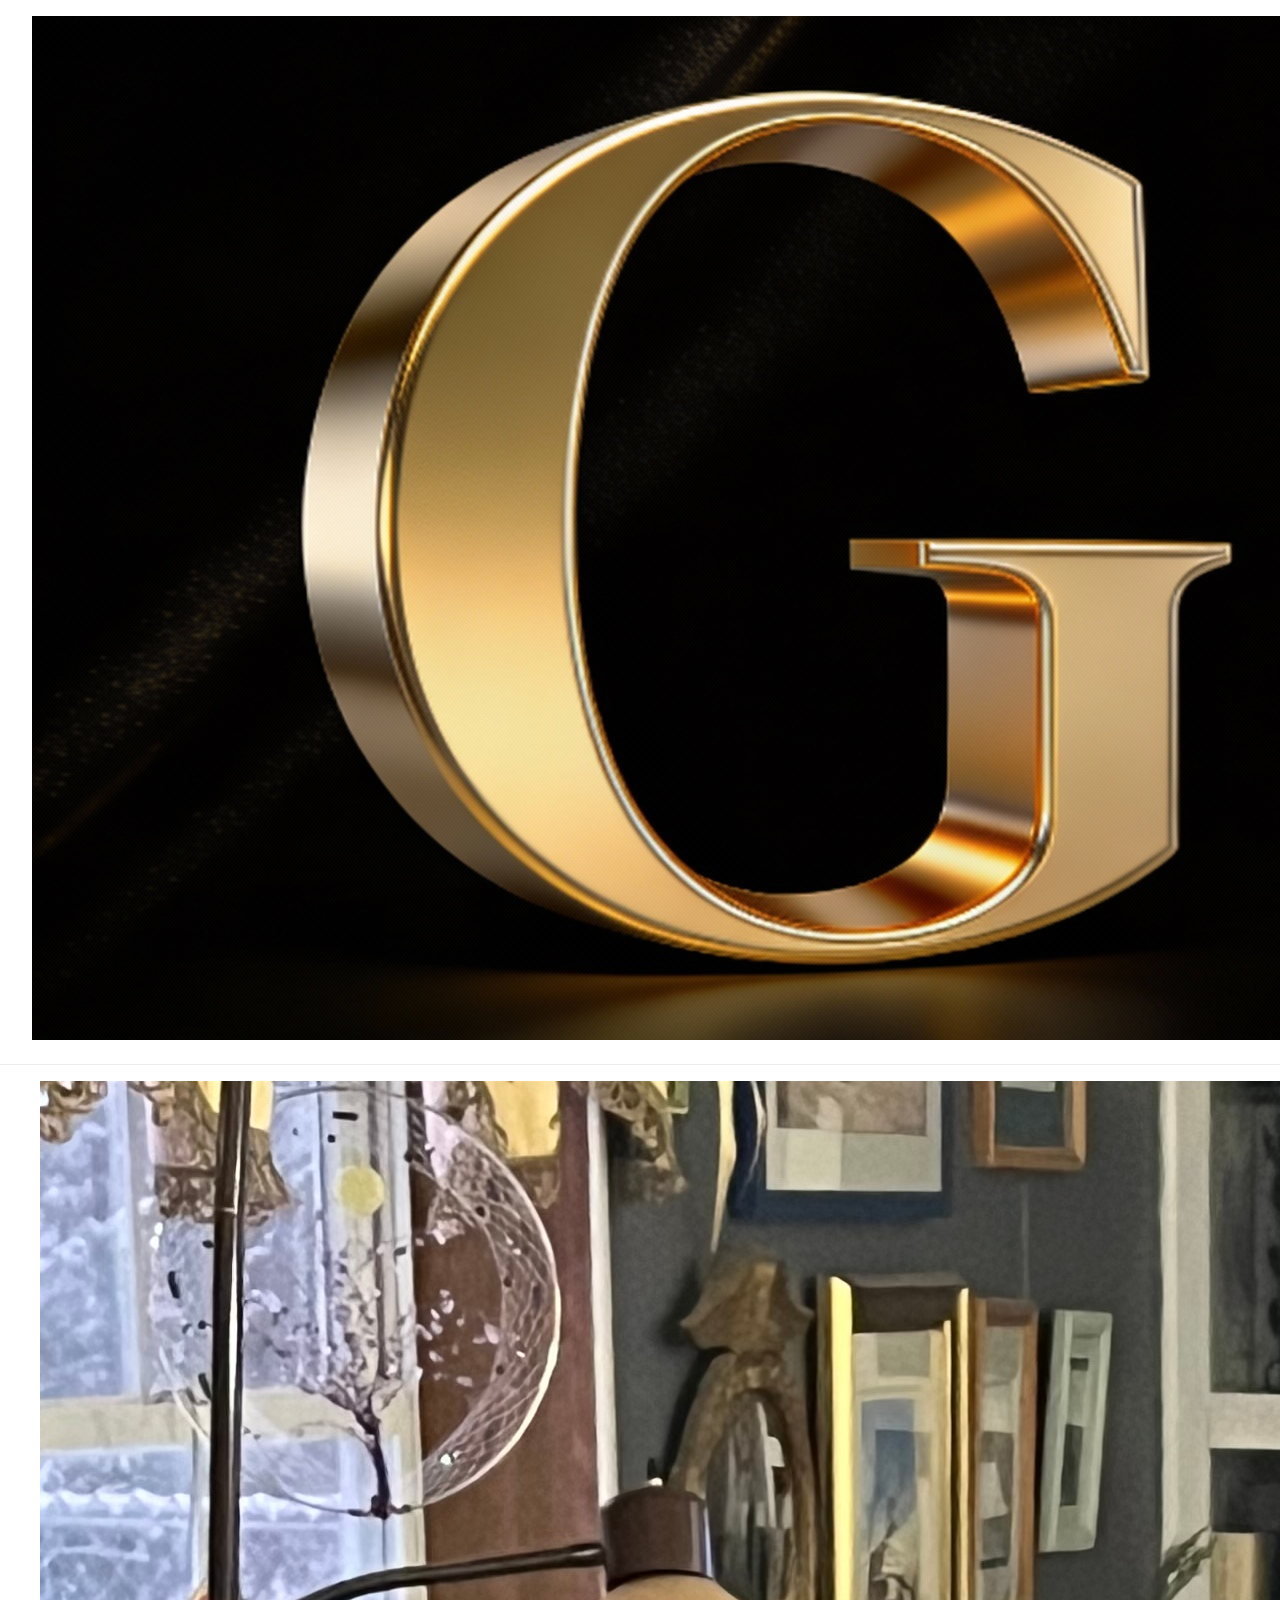
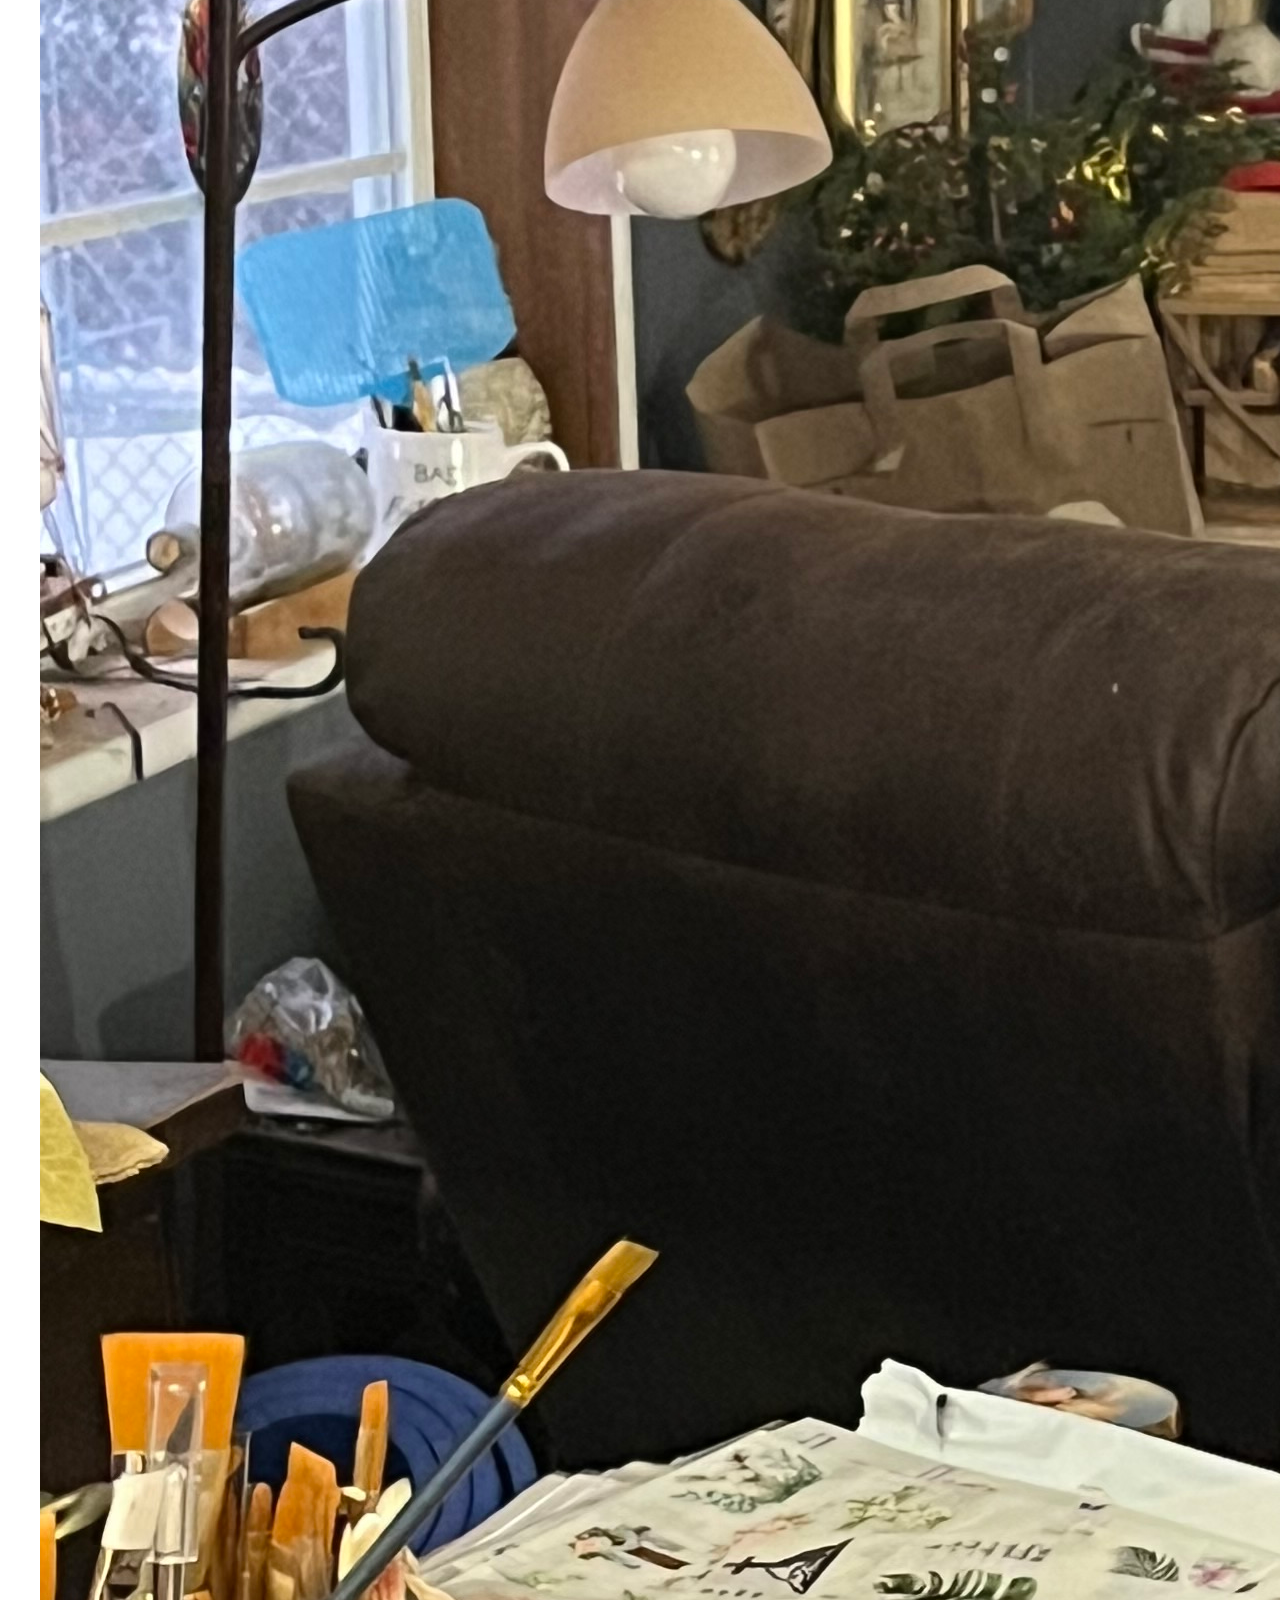
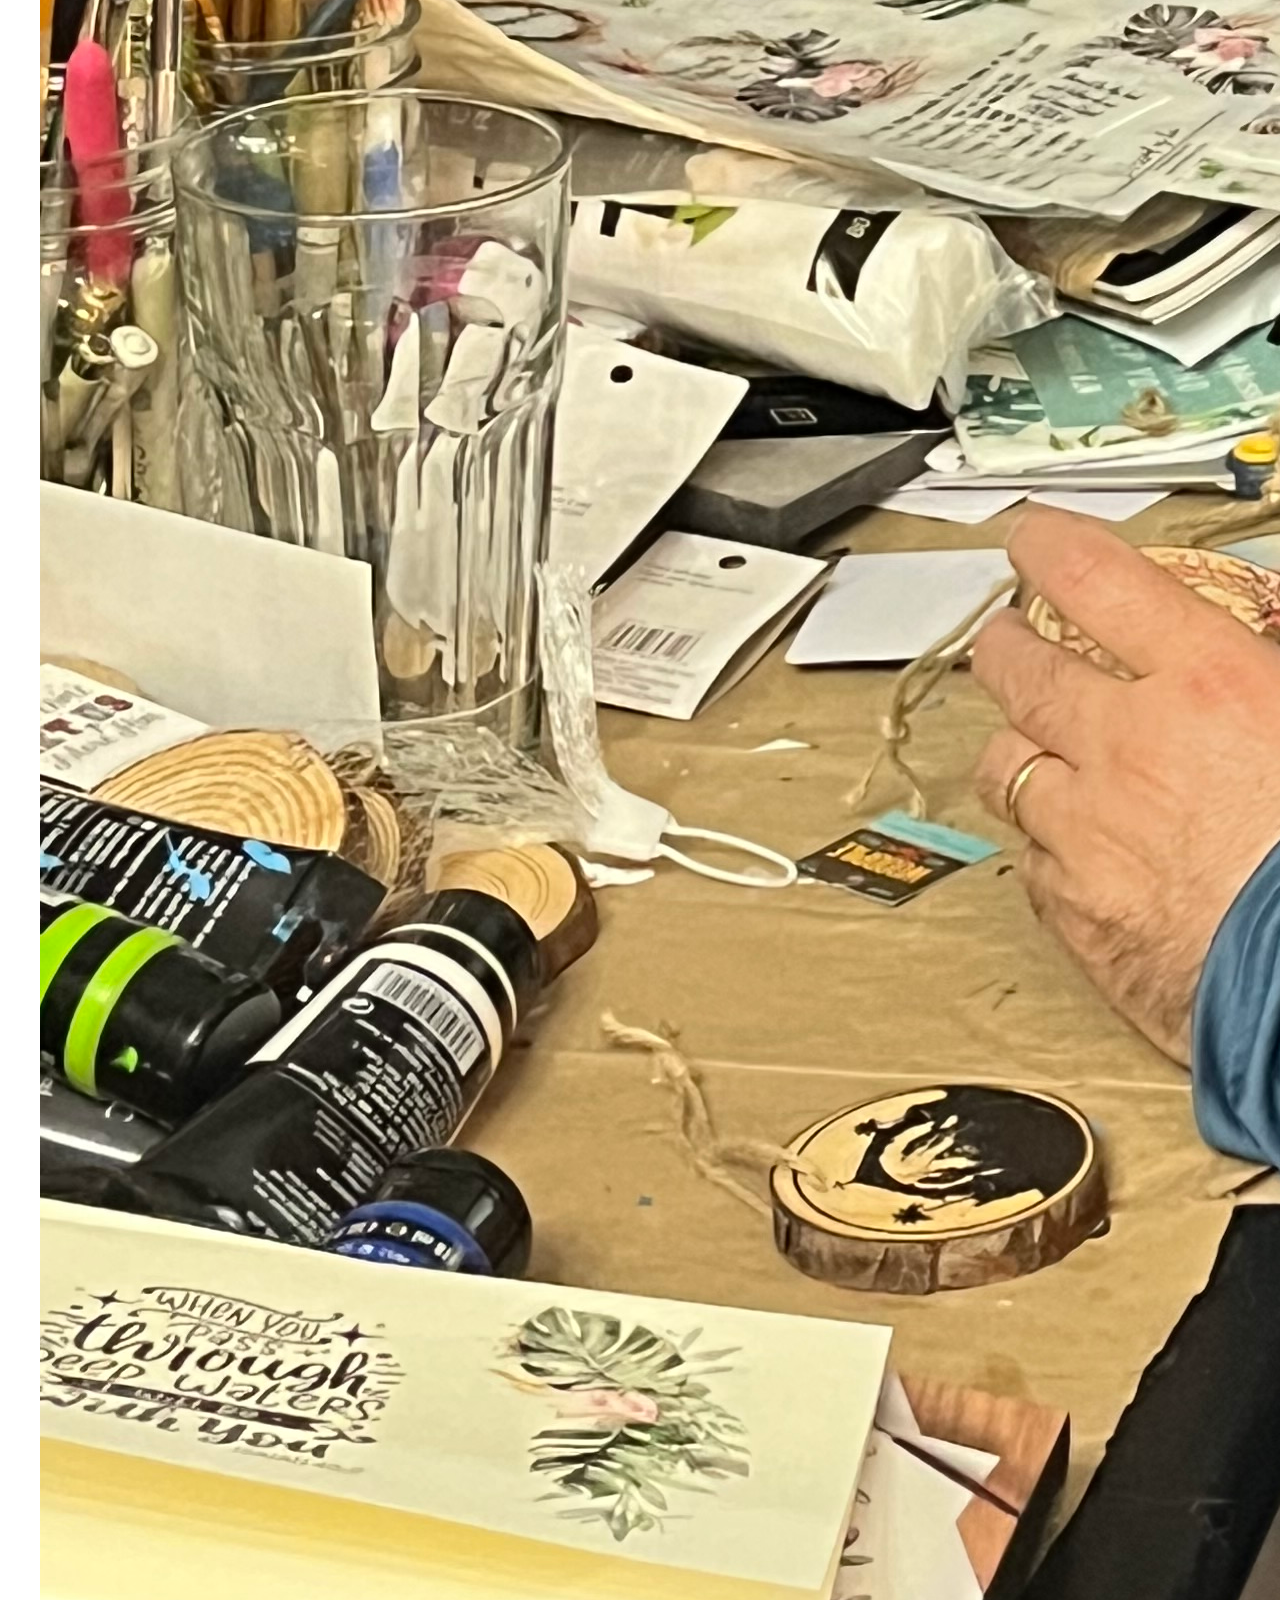
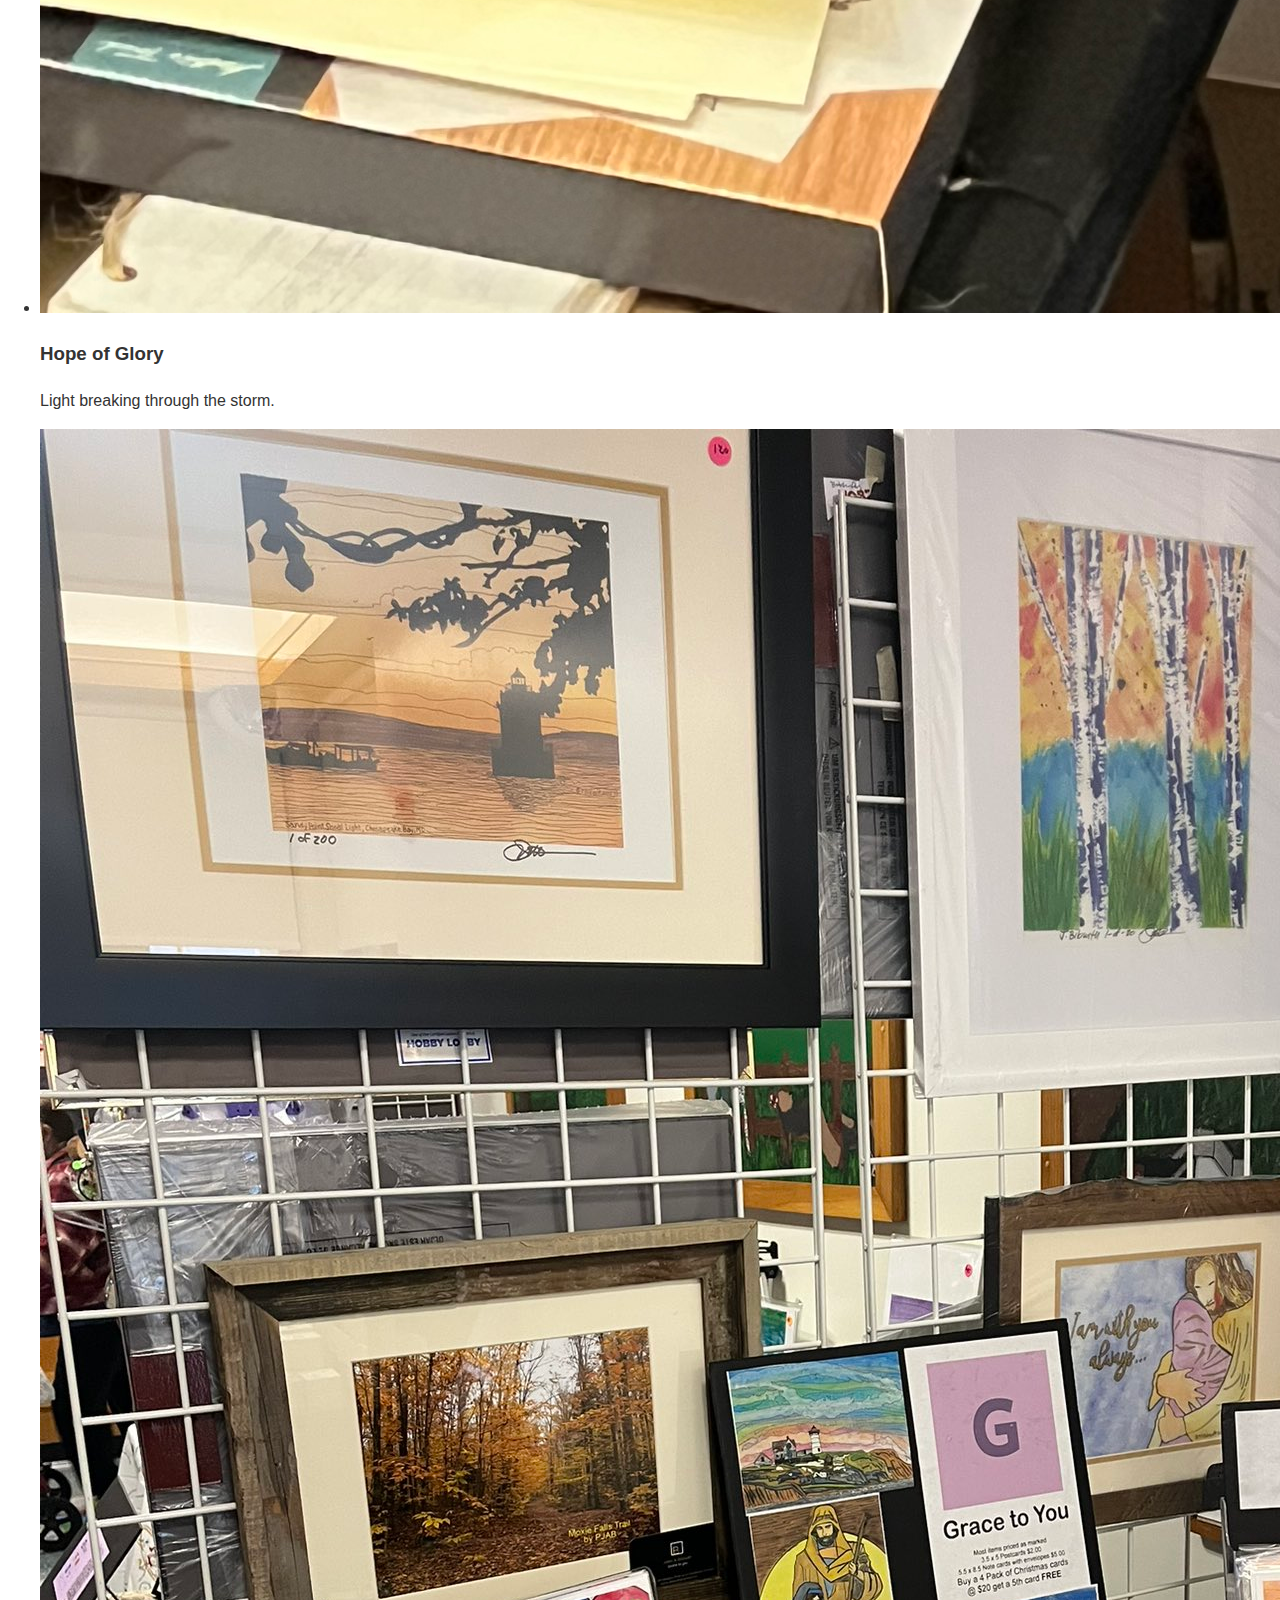
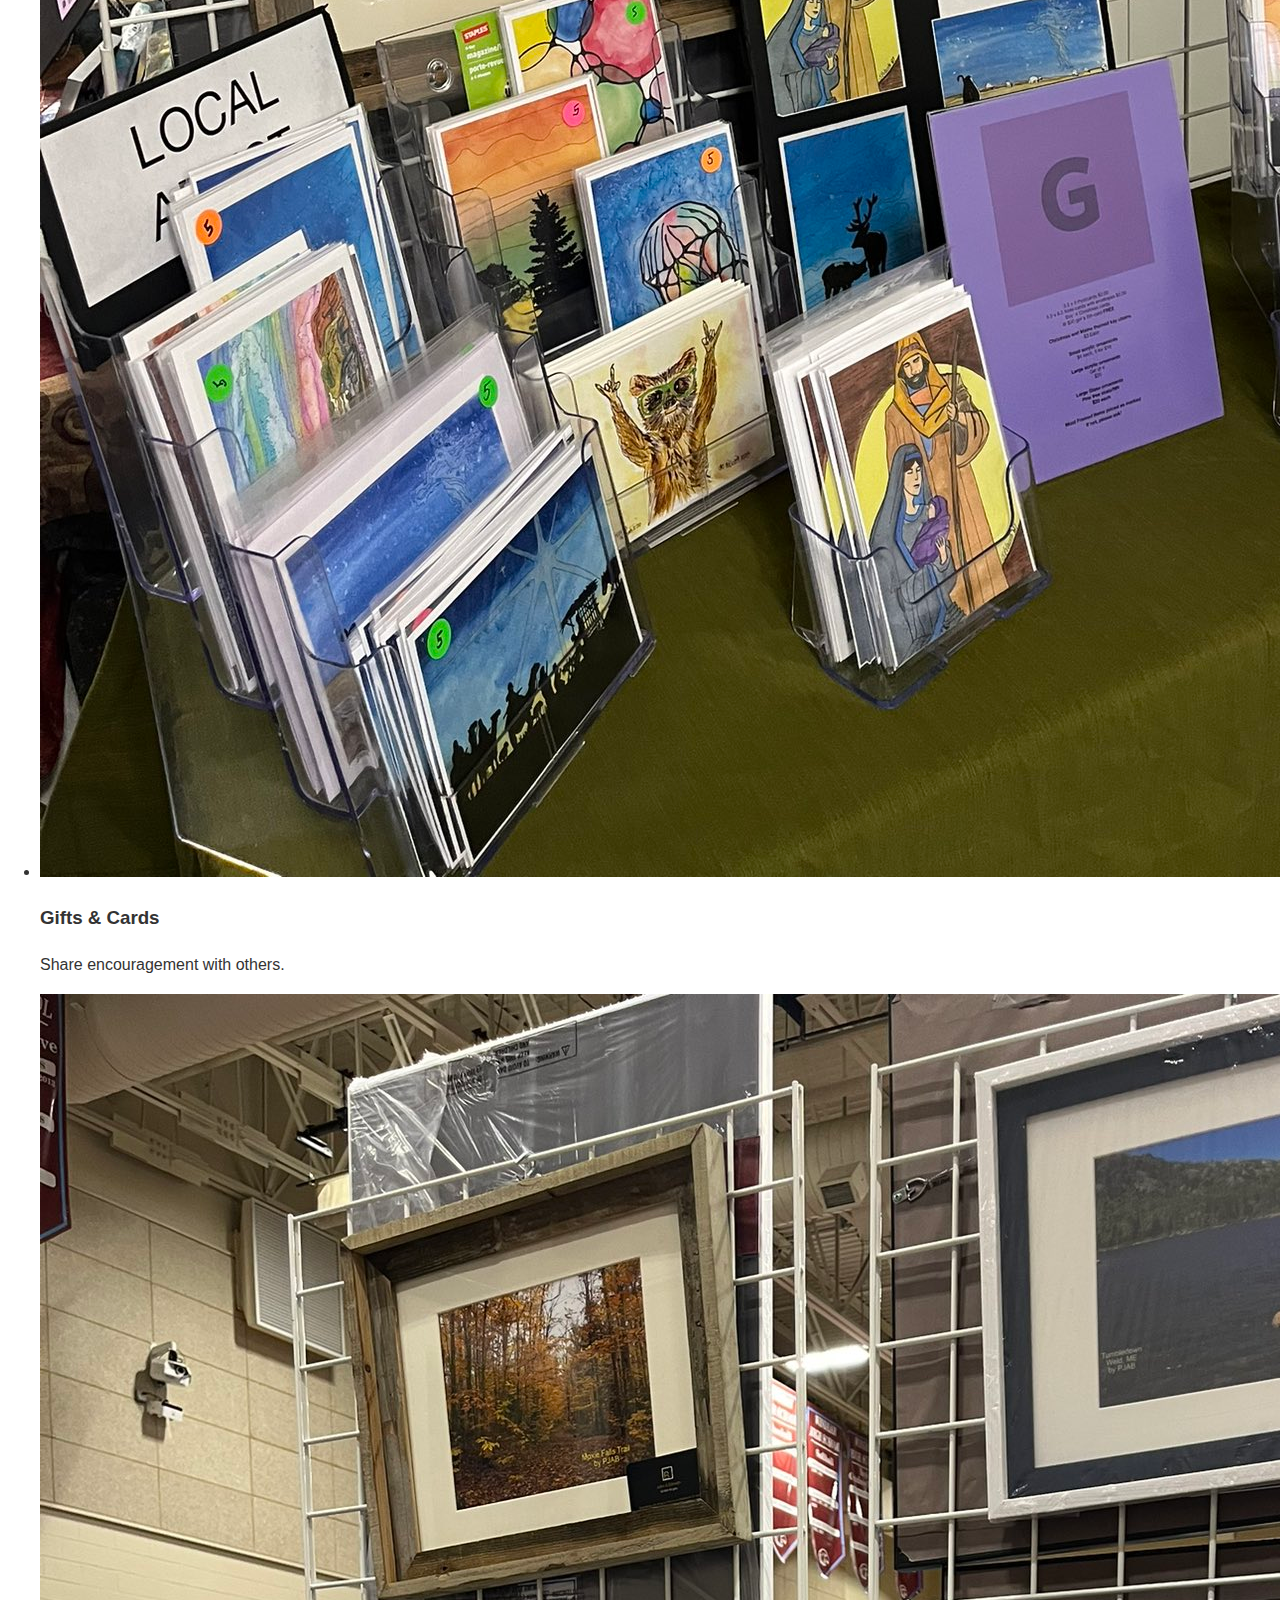
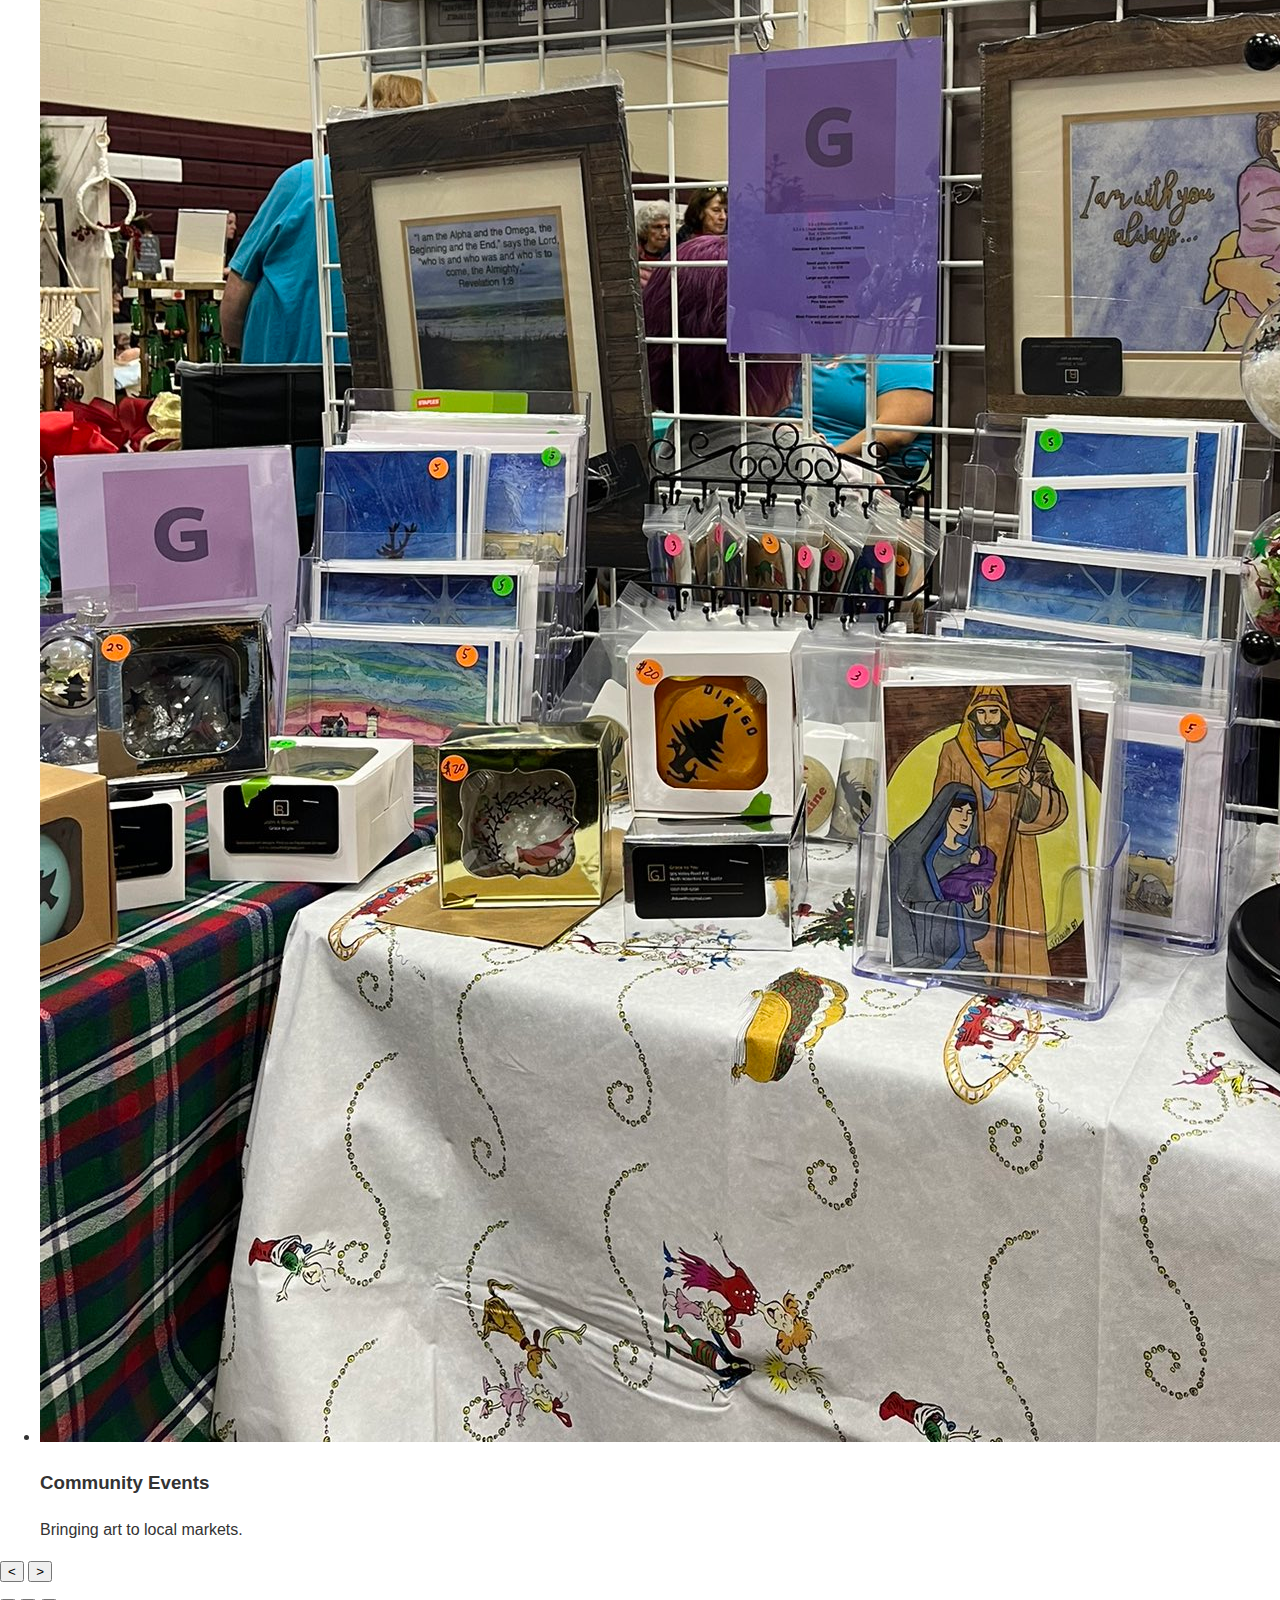
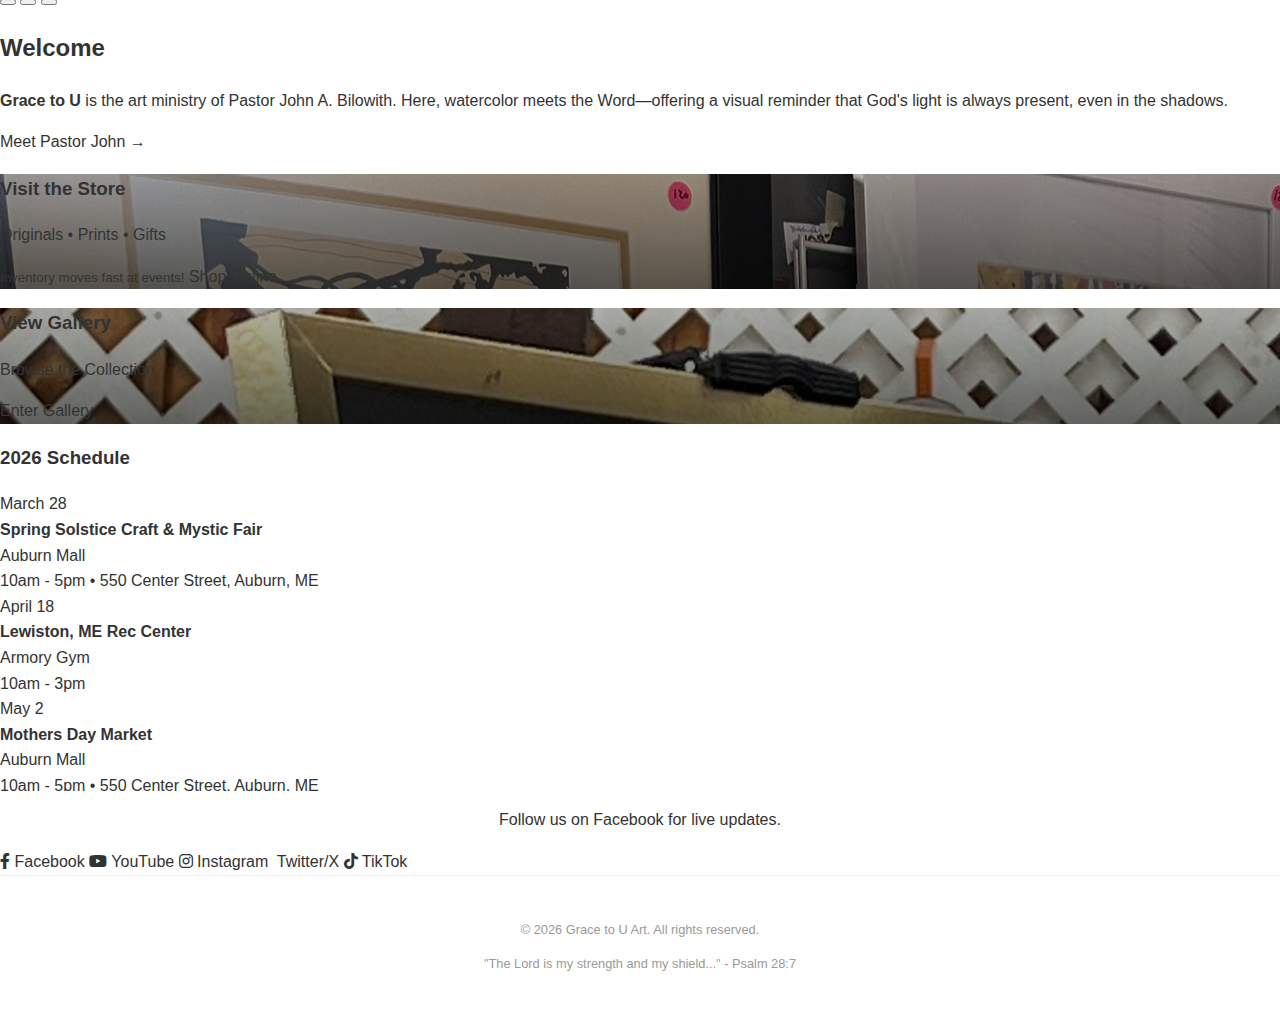
<file: index.html>
<!DOCTYPE html>
<html lang="en">
<head>
    <meta charset="UTF-8">
    <meta name="viewport" content="width=device-width, initial-scale=1.0">
    <title>Grace to U Art | Pastor John Bilowith</title>
    <link rel="stylesheet" href="styles.css">
    <link href="https://fonts.googleapis.com/css2?family=Lato:wght@300;400;700&family=Playfair+Display:wght@400;700&display=swap" rel="stylesheet">
    <link rel="stylesheet" href="https://cdnjs.cloudflare.com/ajax/libs/font-awesome/6.0.0/css/all.min.css" integrity="sha512-9usAa10IRO0HhonpyAIVpjrylPvoDwiPUiKdWk5t3PyolY1cOd4DSE0Ga+ri4AuTroPR5aQvXU9xC6qOPnzFeg==" crossorigin="anonymous" referrerpolicy="no-referrer" />
    <script src="script.js" defer></script>
</head>
<body>

    <div class="app-shell">
        
        <!-- Header / Logo Area -->
        <header class="main-header">
            <div class="logo-container">
                <img src="assets/images/logo5.jpg" alt="Grace to U Logo" class="site-logo">
            </div>
            <p class="tagline">"The light shines in the darkness, and the darkness has not overcome it." <span class="verse-ref">- John 1:5</span></p>
        </header>

        <!-- Main Content Grid (Bento Style) -->
        <main class="bento-grid">

            <!-- Hero Carousel Block -->
            <section class="card hero-card">
                <div class="carousel">
                    <div class="carousel-track-container">
                        <ul class="carousel-track">
                            <li class="carousel-slide current-slide">
                                <img src="assets/images/work1.jpg" alt="Dramatic Sky Painting" class="carousel-image">
                                <div class="carousel-caption">
                                    <h3>Hope of Glory</h3>
                                    <p>Light breaking through the storm.</p>
                                </div>
                            </li>
                            <li class="carousel-slide">
                                <img src="assets/images/exhibit3.jpeg" alt="Art Prints and Cards" class="carousel-image">
                                <div class="carousel-caption">
                                    <h3>Gifts & Cards</h3>
                                    <p>Share encouragement with others.</p>
                                </div>
                            </li>
                            <li class="carousel-slide">
                                <img src="assets/images/exhibit1.jpeg" alt="Grace to U Exhibit" class="carousel-image">
                                <div class="carousel-caption">
                                    <h3>Community Events</h3>
                                    <p>Bringing art to local markets.</p>
                                </div>
                            </li>
                        </ul>
                    </div>
                    <button class="carousel-button carousel-button--left is-hidden"><</button>
                    <button class="carousel-button carousel-button--right">></button>
                    
                    <div class="carousel-nav">
                        <button class="carousel-indicator current-slide"></button>
                        <button class="carousel-indicator"></button>
                        <button class="carousel-indicator"></button>
                    </div>
                </div>
            </section>

            <!-- Intro / Welcome Block -->
            <section class="card welcome-card">
                <h2>Welcome</h2>
                <p><strong>Grace to U</strong> is the art ministry of Pastor John A. Bilowith. Here, watercolor meets the Word—offering a visual reminder that God's light is always present, even in the shadows.</p>
                <a href="about.html" class="text-link">Meet Pastor John &rarr;</a>
            </section>

            <!-- Shop Action Block -->
            <section class="card shop-card" style="background-image: linear-gradient(rgba(0,0,0,0.3), rgba(0,0,0,0.6)), url('assets/images/exhibit3.jpeg');">
                <div class="shop-content">
                    <h3>Visit the Store</h3>
                    <p>Originals • Prints • Gifts</p>
                    <small>Inventory moves fast at events!</small>
                    <a href="https://grace-to-you.square.site" target="_blank" class="btn btn-gold">Shop Online</a>
                </div>
            </section>

            <!-- Gallery Action Block -->
            <section class="card shop-card" style="background-image: linear-gradient(rgba(0,0,0,0.3), rgba(0,0,0,0.6)), url('assets/images/gallery2.jpg');">
                <div class="shop-content">
                    <h3>View Gallery</h3>
                    <p>Browse the Collection</p>
                    <a href="gallery.html" class="btn btn-gold">Enter Gallery</a>
                </div>
            </section>

            <!-- Events Block -->
            <section class="card events-card">
                <h3>2026 Schedule</h3>
                <div style="max-height: 300px; overflow-y: auto;">
                    <div class="event-item">
                        <span class="event-date">March 28</span>
                        <div class="event-details">
                            <strong>Spring Solstice Craft & Mystic Fair</strong><br>
                            Auburn Mall<br>
                            <span class="small-text">10am - 5pm • 550 Center Street, Auburn, ME</span>
                        </div>
                    </div>
                    <div class="event-item">
                        <span class="event-date">April 18</span>
                        <div class="event-details">
                            <strong>Lewiston, ME Rec Center</strong><br>
                            Armory Gym<br>
                            <span class="small-text">10am - 3pm</span>
                        </div>
                    </div>
                    <div class="event-item">
                        <span class="event-date">May 2</span>
                        <div class="event-details">
                            <strong>Mothers Day Market</strong><br>
                            Auburn Mall<br>
                            <span class="small-text">10am - 5pm • 550 Center Street, Auburn, ME</span>
                        </div>
                    </div>
                    <div class="event-item">
                        <span class="event-date">June 6</span>
                        <div class="event-details">
                            <strong>Bradley Park</strong><br>
                            Fryeburg, ME
                        </div>
                    </div>
                    <div class="event-item">
                        <span class="event-date">June 20</span>
                        <div class="event-details">
                            <strong>Sweet Meadow Artisan Fair</strong><br>
                            Durham, ME<br>
                            <span class="small-text">10am - 3pm (Rain Date: June 21)</span>
                        </div>
                    </div>
                    <div class="event-item">
                        <span class="event-date">June 27-28</span>
                        <div class="event-details">
                            <strong>Wells Jr. High School</strong><br>
                            Wells, ME
                        </div>
                    </div>
                    <div class="event-item">
                        <span class="event-date">July 18</span>
                        <div class="event-details">
                            <strong>Fireman Craft Fair</strong><br>
                            Bradley Park, Fryeburg
                        </div>
                    </div>
                    <div class="event-item">
                        <span class="event-date">Aug 8-9</span>
                        <div class="event-details">
                            <strong>Wells Jr. High School</strong><br>
                            Wells, ME
                        </div>
                    </div>
                    <div class="event-item">
                        <span class="event-date">Aug 14-15</span>
                        <div class="event-details">
                            <strong>New Suncook School</strong><br>
                            Lovell, ME<br>
                            <span class="small-text">Supporting Lovell Library</span>
                        </div>
                    </div>
                    <div class="event-item">
                        <span class="event-date">Sept 12</span>
                        <div class="event-details">
                            <strong>Sweet Meadow Artisan Fair</strong><br>
                            Durham, ME
                        </div>
                    </div>
                </div>
                <p class="small-text" style="text-align:center; margin-top:1rem;">Follow us on Facebook for live updates.</p>
            </section>

            <!-- Social Media Bento Blocks -->
            <a href="https://www.facebook.com/john.a.bilowith" target="_blank" class="card social-card facebook">
                <i class="fab fa-facebook-f icon"></i>
                <span>Facebook</span>
            </a>
            <a href="https://www.youtube.com/@johnbilowith" target="_blank" class="card social-card youtube">
                <i class="fab fa-youtube icon"></i>
                <span>YouTube</span>
            </a>
            <a href="https://www.instagram.com/johna.bilowith/" target="_blank" class="card social-card instagram">
                <i class="fab fa-instagram icon"></i>
                <span>Instagram</span>
            </a>
             <a href="https://x.com/jbilowith?s=11" target="_blank" class="card social-card x-social">
                <i class="fab fa-x-twitter icon"></i>
                <span>Twitter/X</span>
            </a>
             <a href="https://www.tiktok.com/@johnabilowith" target="_blank" class="card social-card tiktok">
                <i class="fab fa-tiktok icon"></i>
                <span>TikTok</span>
            </a>

        </main>

        <footer>
            <p>&copy; 2026 Grace to U Art. All rights reserved.</p>
            <p class="footer-verse">"The Lord is my strength and my shield..." - Psalm 28:7</p>
        </footer>

    </div>

</body>
</html>
</file>
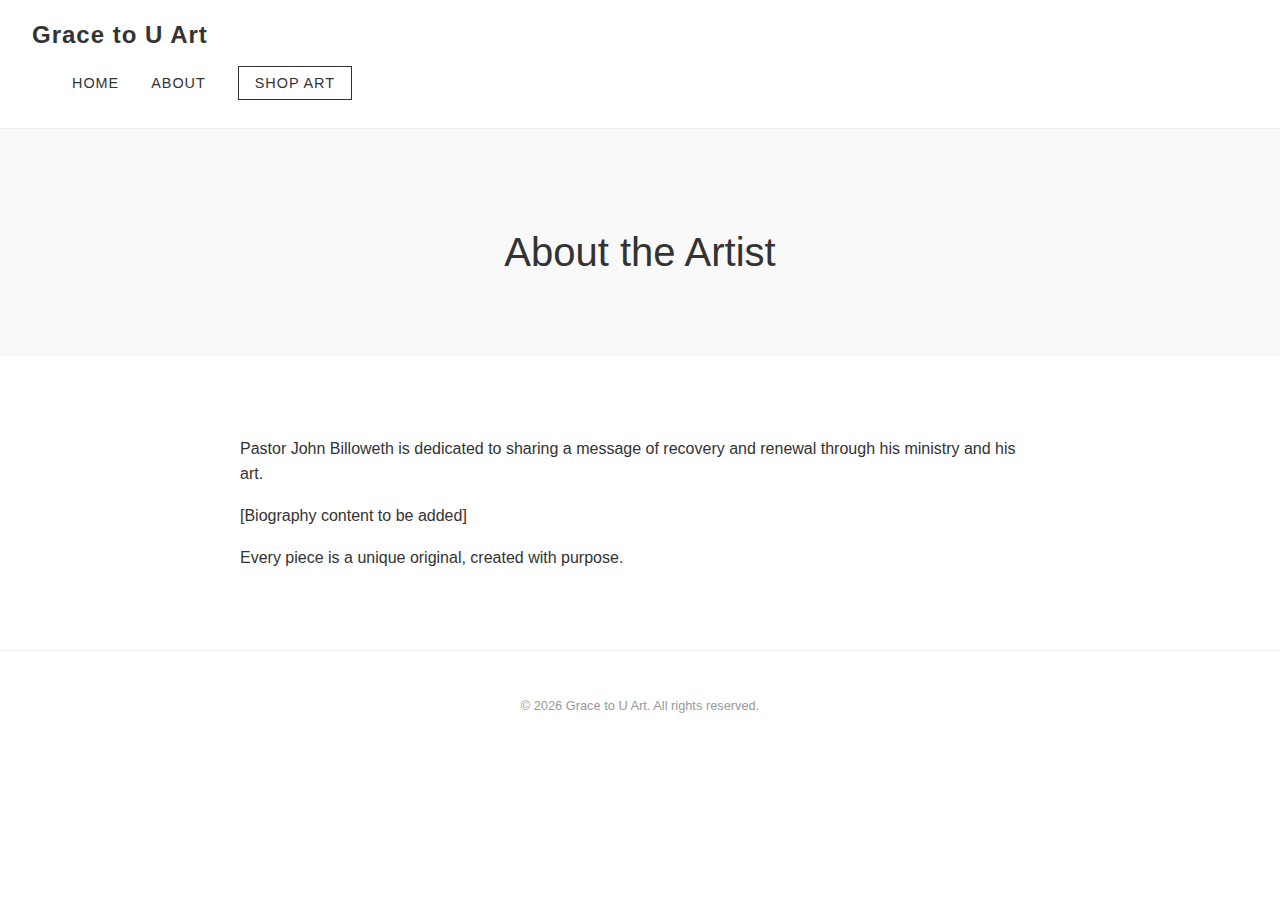
<file: about.html>
<!DOCTYPE html>
<html lang="en">
<head>
    <meta charset="UTF-8">
    <meta name="viewport" content="width=device-width, initial-scale=1.0">
    <title>About | Grace to U Art</title>
    <link rel="stylesheet" href="styles.css">
</head>
<body>
    <header>
        <nav>
            <div class="logo">Grace to U Art</div>
            <ul class="nav-links">
                <li><a href="index.html">Home</a></li>
                <li><a href="about.html">About</a></li>
                <li><a href="#" class="shop-link">Shop Art</a></li>
            </ul>
        </nav>
    </header>

    <main>
        <section class="hero">
            <h1>About the Artist</h1>
        </section>

        <section class="featured" style="text-align: left; max-width: 800px; margin: 0 auto;">
            <p>Pastor John Billoweth is dedicated to sharing a message of recovery and renewal through his ministry and his art.</p>
            <p>[Biography content to be added]</p>
            <p>Every piece is a unique original, created with purpose.</p>
        </section>
    </main>

    <footer>
        <p>&copy; 2026 Grace to U Art. All rights reserved.</p>
    </footer>
</body>
</html>
</file>
<file: styles.css>
/* Minimal Gallery Theme */
:root {
    --primary-color: #333;
    --accent-color: #555;
    --bg-color: #fff;
    --light-bg: #f9f9f9;
}

body {
    font-family: 'Helvetica Neue', Helvetica, Arial, sans-serif;
    margin: 0;
    padding: 0;
    color: var(--primary-color);
    background-color: var(--bg-color);
    line-height: 1.6;
}

a {
    text-decoration: none;
    color: inherit;
}

/* Header */
header {
    padding: 1rem 2rem;
    border-bottom: 1px solid #eee;
    display: flex;
    justify-content: space-between;
    align-items: center;
}

.logo {
    font-size: 1.5rem;
    font-weight: bold;
    letter-spacing: 1px;
}

.nav-links {
    list-style: none;
    display: flex;
    gap: 2rem;
}

.nav-links li a {
    font-size: 0.9rem;
    text-transform: uppercase;
    letter-spacing: 1px;
}

.shop-link {
    border: 1px solid var(--primary-color);
    padding: 0.5rem 1rem;
    transition: all 0.3s ease;
}

.shop-link:hover {
    background-color: var(--primary-color);
    color: var(--bg-color);
}

/* Hero */
.hero {
    text-align: center;
    padding: 4rem 2rem;
    background-color: var(--light-bg);
}

.hero h1 {
    font-size: 2.5rem;
    margin-bottom: 0.5rem;
    font-weight: 300;
}

.hero p {
    font-size: 1.2rem;
    color: var(--accent-color);
    margin-bottom: 2rem;
}

.cta-button {
    background-color: var(--primary-color);
    color: var(--bg-color);
    padding: 1rem 2rem;
    display: inline-block;
    letter-spacing: 1px;
}

/* Featured */
.featured {
    padding: 4rem 2rem;
    text-align: center;
}

.featured h2 {
    font-weight: 300;
    margin-bottom: 3rem;
}

.art-grid {
    display: flex;
    justify-content: center;
    gap: 2rem;
    flex-wrap: wrap;
}

.art-card {
    max-width: 400px;
    text-align: left;
}

.art-card img {
    width: 100%;
    height: auto;
    display: block;
    margin-bottom: 1rem;
    box-shadow: 0 4px 6px rgba(0,0,0,0.05);
}

.art-card h3 {
    margin: 0;
    font-size: 1.1rem;
}

.art-card p {
    color: var(--accent-color);
    font-size: 0.9rem;
}

/* Footer */
footer {
    padding: 2rem;
    text-align: center;
    border-top: 1px solid #eee;
    font-size: 0.8rem;
    color: #999;
}

.socials {
    margin-top: 1rem;
}

.socials a {
    margin: 0 0.5rem;
    color: #555;
}
</file>
